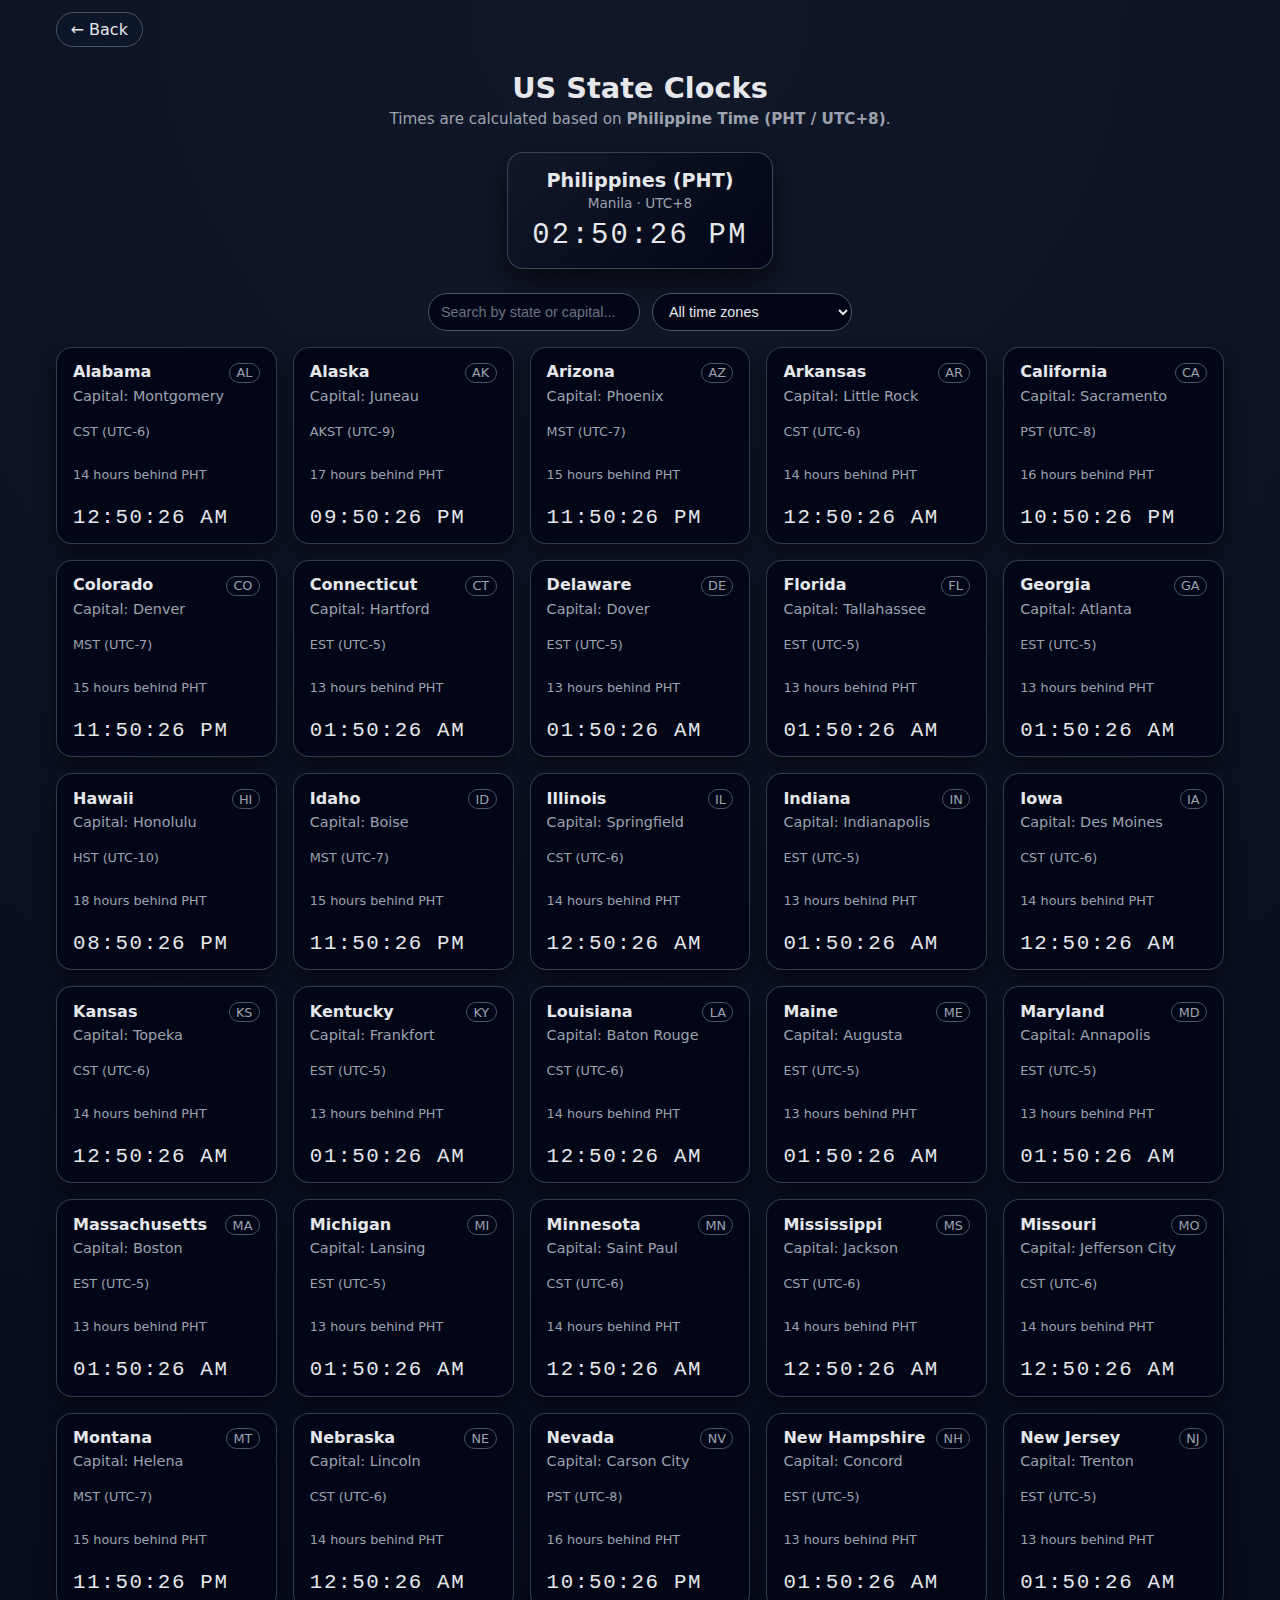
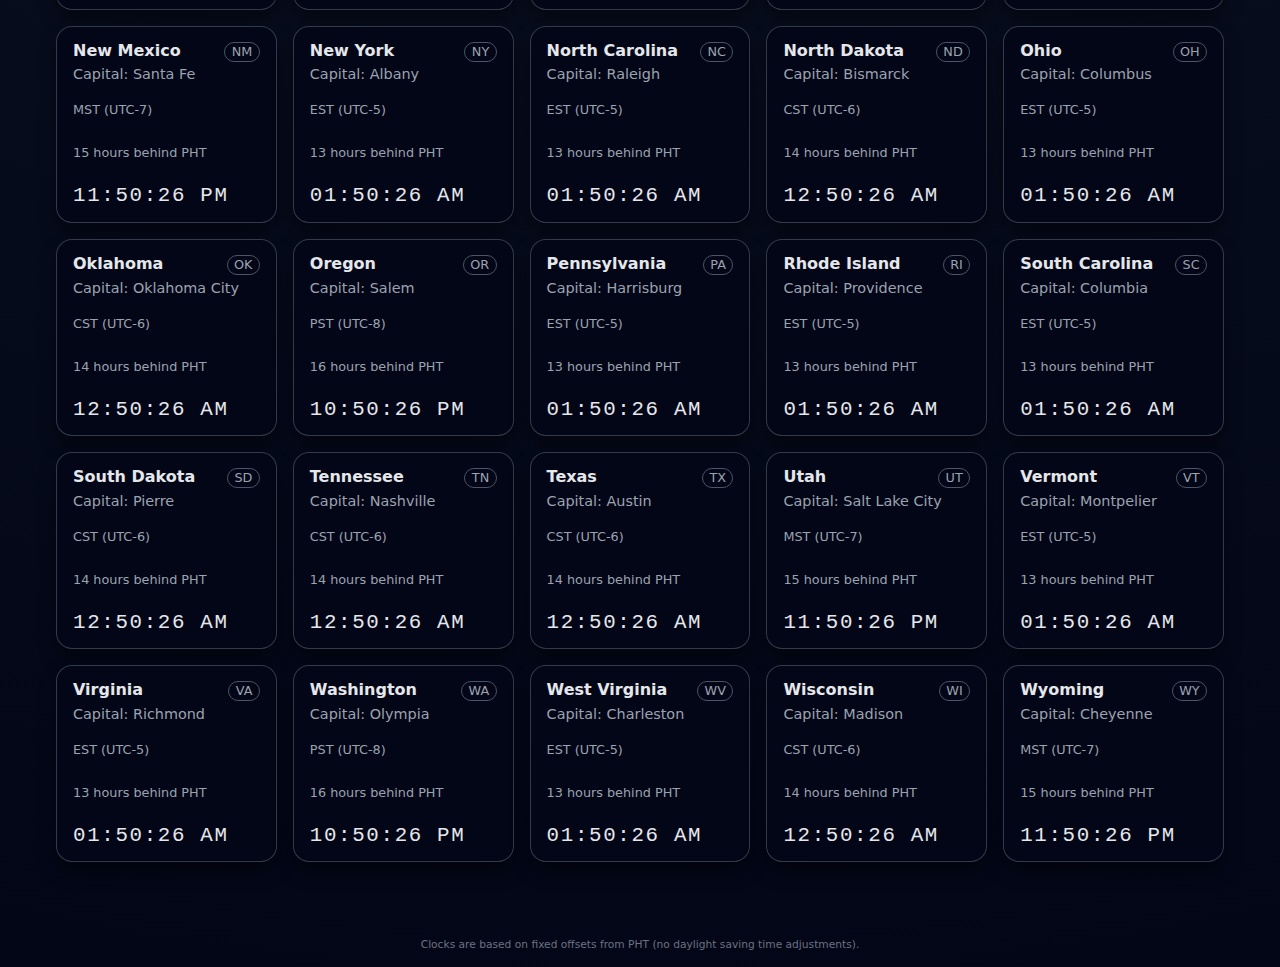
<file: FreecodecampSamples/us_time/index.html>
<!DOCTYPE html>
<html lang="en">
<head>
  <meta charset="UTF-8" />
  <title>US State Clocks Based on Philippine Time</title>
  <meta name="viewport" content="width=device-width, initial-scale=1.0" />
  <link rel="stylesheet" href="styles.css" />
</head>
<body>
  <div class="back-bar">
    <a class="back-btn" href="../../index.html" onclick="if (window.history.length > 1) { history.back(); return false; }">← Back</a>
  </div>
  <header class="app-header">
    <h1>US State Clocks</h1>
    <p>Times are calculated based on <strong>Philippine Time (PHT / UTC+8)</strong>.</p>
  </header>

  <main>
    <section class="pht-section">
      <div class="pht-card">
        <h2>Philippines (PHT)</h2>
        <p class="pht-label">Manila · UTC+8</p>
        <div id="pht-clock" class="pht-time">--:--:--</div>
      </div>
    </section>

    <section class="controls">
      <input
        type="text"
        id="search"
        placeholder="Search by state or capital..."
        autocomplete="off"
      />
      <select id="timeZoneFilter">
        <option value="all">All time zones</option>
        <option value="EST">Eastern (EST)</option>
        <option value="CST">Central (CST)</option>
        <option value="MST">Mountain (MST)</option>
        <option value="PST">Pacific (PST)</option>
        <option value="AKST">Alaska (AKST)</option>
        <option value="HST">Hawaii (HST)</option>
      </select>
    </section>

    <section>
      <div id="clock-grid" class="clock-grid">
        <!-- Cards will be injected by script.js -->
      </div>
    </section>
  </main>

  <footer class="app-footer">
    <small>
      Clocks are based on fixed offsets from PHT (no daylight saving time adjustments).
    </small>
  </footer>

  <script src="script.js"></script>
</body>
</html>
</file>
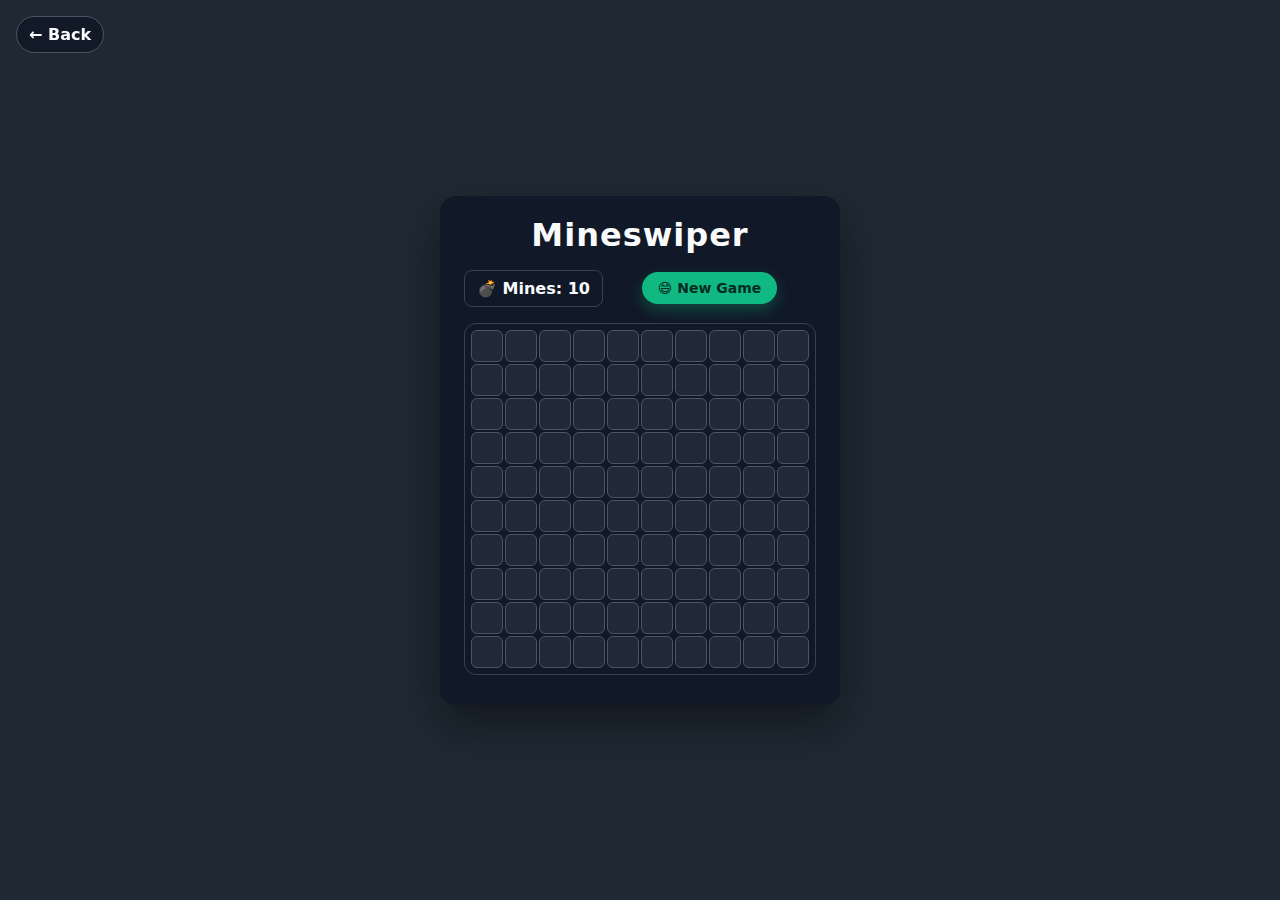
<file: Projects/Mineswiper/index.html>
<!DOCTYPE html>
<html lang="en">
<head>
  <meta charset="UTF-8" />
  <title>Mineswiper</title>
  <link rel="stylesheet" href="style.css" />
</head>
<body>
  <div class="back-bar">
    <a class="back-btn" href="../../index.html" onclick="if (window.history.length > 1) { history.back(); return false; }">← Back</a>
  </div>
  <div class="game-container">
    <h1>Mineswiper</h1>

    <div class="top-panel">
      <div class="counter">
        💣 Mines: <span id="mine-count"></span>
      </div>
      <button id="reset-btn">😄 New Game</button>
      <div class="status" id="status-text"></div>
    </div>

    <div class="board" id="board"></div>
  </div>

  <script src="script.js"></script>
</body>
</html>
</file>
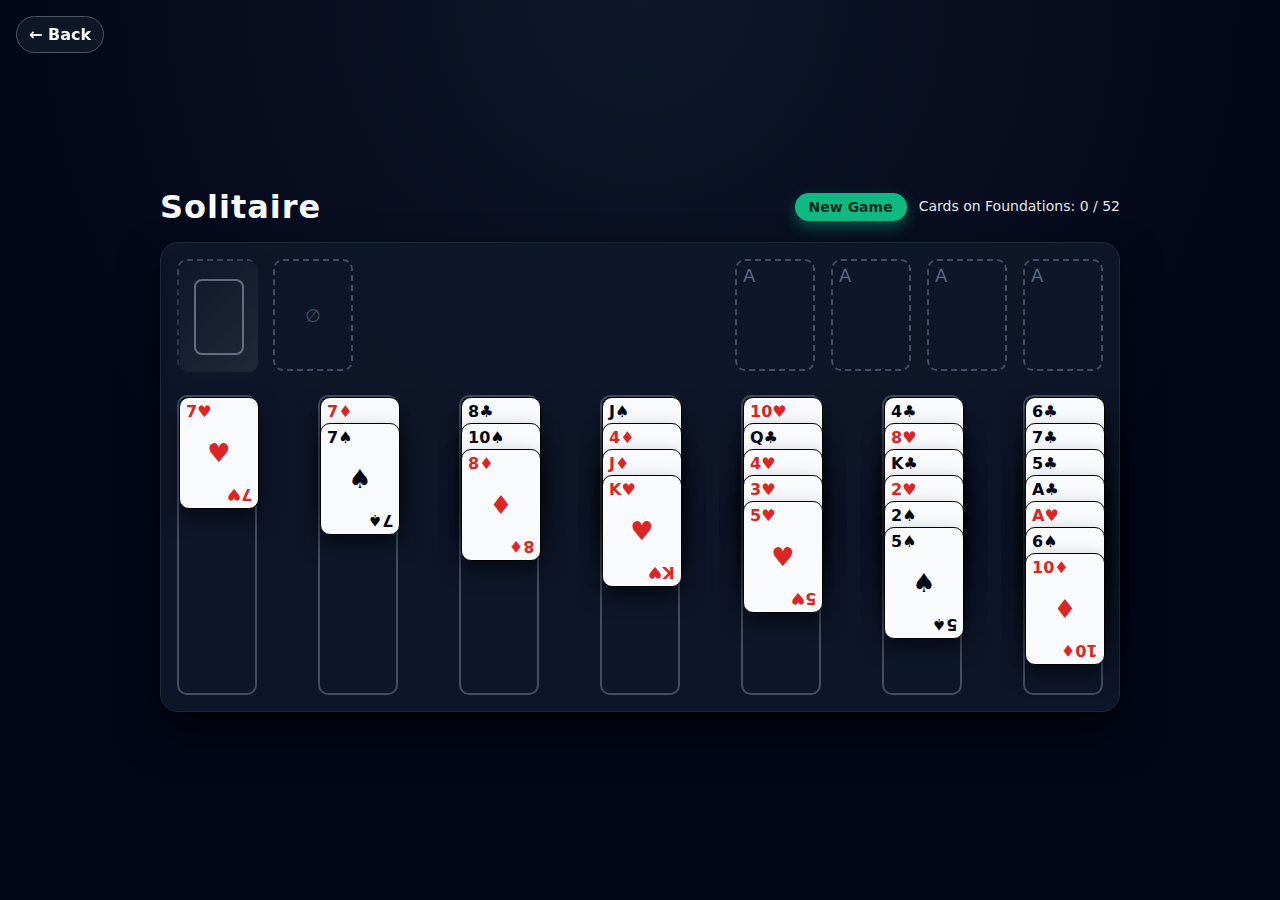
<file: Projects/Solitaire/index.html>
<!DOCTYPE html>
<html lang="en">
<head>
  <meta charset="UTF-8" />
  <title>Solitaire (Klondike)</title>
  <link rel="stylesheet" href="style.css" />
</head>
<body>
  <div class="back-bar">
    <a class="back-btn" href="../../index.html" onclick="if (window.history.length > 1) { history.back(); return false; }">&larr; Back</a>
  </div>
  <div class="game-wrapper">
    <header>
      <h1>Solitaire</h1>
      <div class="controls">
        <button id="new-game-btn">New Game</button>
        <span id="status-text"></span>
      </div>
    </header>

    <main>
      <div class="top-row">
        <div class="pile-group">
          <div id="stock" class="pile stock" title="Stock"></div>
          <div id="waste" class="pile waste" title="Waste"></div>
        </div>

        <div class="pile-group foundations">
          <div class="pile foundation" data-foundation="0" title="Foundation 1"></div>
          <div class="pile foundation" data-foundation="1" title="Foundation 2"></div>
          <div class="pile foundation" data-foundation="2" title="Foundation 3"></div>
          <div class="pile foundation" data-foundation="3" title="Foundation 4"></div>
        </div>
      </div>

      <div class="tableau-row">
        <div class="pile tableau" data-tableau="0"></div>
        <div class="pile tableau" data-tableau="1"></div>
        <div class="pile tableau" data-tableau="2"></div>
        <div class="pile tableau" data-tableau="3"></div>
        <div class="pile tableau" data-tableau="4"></div>
        <div class="pile tableau" data-tableau="5"></div>
        <div class="pile tableau" data-tableau="6"></div>
      </div>
    </main>
  </div>

  <script src="script.js"></script>
</body>
</html>
</file>
<file: FreecodecampSamples/us_time/styles.css>
*,
*::before,
*::after {
  box-sizing: border-box;
}

body {
  margin: 0;
  font-family: system-ui, -apple-system, BlinkMacSystemFont, "Segoe UI",
    sans-serif;
  background: radial-gradient(circle at top, #111827, #020617);
  color: #e5e7eb;
  min-height: 100vh;
  display: flex;
  flex-direction: column;
}

.back-bar {
  padding: 0.75rem 1rem 0;
  max-width: 1200px;
  width: 100%;
  margin: 0 auto;
  display: flex;
  justify-content: flex-start;
}

.back-btn {
  display: inline-flex;
  align-items: center;
  gap: 0.35rem;
  padding: 0.45rem 0.85rem;
  border-radius: 999px;
  color: #e5e7eb;
  text-decoration: none;
  border: 1px solid #4b5563;
  background: rgba(15, 23, 42, 0.8);
  transition: transform 0.12s ease, border-color 0.12s ease,
    background-color 0.12s ease;
}

.back-btn:hover {
  border-color: #6366f1;
  background: rgba(37, 99, 235, 0.15);
}

.back-btn:active { transform: translateY(1px); }

.app-header {
  text-align: center;
  padding: 1.5rem 1rem 0.5rem;
}

.app-header h1 {
  margin: 0;
  font-size: 1.8rem;
}

.app-header p {
  margin: 0.3rem 0 0.5rem;
  color: #9ca3af;
  font-size: 0.95rem;
}

main {
  width: 100%;
  max-width: 1200px;
  margin: 0 auto 2rem;
  padding: 0 1rem 2rem;
  flex: 1;
}

/* PHT card */

.pht-section {
  display: flex;
  justify-content: center;
  margin: 0.5rem 0 1.5rem;
}

.pht-card {
  background: linear-gradient(135deg, #111827, #020617);
  border-radius: 1rem;
  padding: 1rem 1.5rem;
  box-shadow: 0 12px 30px rgba(0, 0, 0, 0.6);
  border: 1px solid rgba(148, 163, 184, 0.35);
  text-align: center;
}

.pht-card h2 {
  margin: 0;
  font-size: 1.2rem;
}

.pht-label {
  margin: 0.2rem 0 0.5rem;
  font-size: 0.85rem;
  color: #9ca3af;
}

.pht-time {
  font-family: "SF Mono", ui-monospace, Menlo, Monaco, Consolas, "Liberation Mono",
    "Courier New", monospace;
  font-size: 1.8rem;
  letter-spacing: 0.08em;
}

/* Controls */

.controls {
  display: flex;
  flex-wrap: wrap;
  gap: 0.75rem;
  margin-bottom: 1rem;
  justify-content: center;
}

.controls input,
.controls select {
  background-color: #020617;
  color: #e5e7eb;
  border: 1px solid #4b5563;
  padding: 0.55rem 0.75rem;
  border-radius: 999px;
  font-size: 0.9rem;
  outline: none;
  min-width: 200px;
}

.controls input::placeholder {
  color: #6b7280;
}

.controls input:focus,
.controls select:focus {
  border-color: #6366f1;
  box-shadow: 0 0 0 1px #6366f1;
}

/* Clock grid */

.clock-grid {
  display: grid;
  grid-template-columns: repeat(auto-fit, minmax(210px, 1fr));
  gap: 1rem;
}

.clock-card {
  background: #020617;
  border-radius: 1rem;
  padding: 0.9rem 1rem;
  border: 1px solid rgba(55, 65, 81, 0.9);
  box-shadow: 0 10px 18px rgba(0, 0, 0, 0.45);
  display: flex;
  flex-direction: column;
  gap: 0.3rem;
  transition: transform 0.15s ease, box-shadow 0.15s ease,
    border-color 0.15s ease;
}

.clock-card:hover {
  transform: translateY(-3px);
  border-color: #6366f1;
  box-shadow: 0 18px 30px rgba(15, 23, 42, 0.9);
}

.clock-header {
  display: flex;
  justify-content: space-between;
  align-items: baseline;
  gap: 0.5rem;
}

.clock-header h2 {
  margin: 0;
  font-size: 1rem;
}

.state-code {
  font-size: 0.8rem;
  padding: 0.1rem 0.4rem;
  border-radius: 999px;
  border: 1px solid #4b5563;
  color: #9ca3af;
}

.capital {
  margin: 0;
  font-size: 0.9rem;
  color: #9ca3af;
}

.meta {
  display: flex;
  flex-direction: column;
  gap: 0.15rem;
  margin-top: 0.15rem;
}

.timezone,
.diff {
  font-size: 0.8rem;
  color: #9ca3af;
}

.time-display {
  margin-top: 0.4rem;
  font-family: "SF Mono", ui-monospace, Menlo, Monaco, Consolas, "Liberation Mono",
    "Courier New", monospace;
  font-size: 1.3rem;
  letter-spacing: 0.08em;
}

.app-footer {
  text-align: center;
  padding: 0.6rem 1rem 1rem;
  color: #6b7280;
  font-size: 0.8rem;
}
</file>
<file: Projects/Mineswiper/style.css>
* {
  box-sizing: border-box;
  margin: 0;
  padding: 0;
  font-family: system-ui, -apple-system, BlinkMacSystemFont, "Segoe UI", sans-serif;
}

body {
  background: #1f2933;
  color: #f9fafb;
  display: flex;
  align-items: center;
  justify-content: center;
  min-height: 100vh;
  padding: 24px 16px;
}

.back-bar {
  position: fixed;
  top: 16px;
  left: 16px;
}

.back-btn {
  display: inline-flex;
  align-items: center;
  gap: 6px;
  padding: 8px 12px;
  border-radius: 999px;
  border: 1px solid #4b5563;
  background: rgba(17, 24, 39, 0.9);
  color: #f9fafb;
  text-decoration: none;
  font-weight: 600;
  transition: transform 0.12s ease, background 0.12s ease, border-color 0.12s ease;
}

.back-btn:hover {
  background: rgba(59, 130, 246, 0.15);
  border-color: #60a5fa;
}

.back-btn:active {
  transform: translateY(1px);
}

.game-container {
  background: #111827;
  padding: 20px 24px 30px;
  border-radius: 16px;
  box-shadow: 0 20px 40px rgba(0, 0, 0, 0.4);
  text-align: center;
}

h1 {
  margin-bottom: 16px;
  letter-spacing: 1px;
}

.top-panel {
  display: flex;
  align-items: center;
  justify-content: space-between;
  margin-bottom: 16px;
  gap: 10px;
}

.counter {
  background: #111827;
  padding: 8px 12px;
  border-radius: 8px;
  border: 1px solid #374151;
  font-weight: 600;
}

#reset-btn {
  padding: 8px 16px;
  border-radius: 999px;
  border: none;
  cursor: pointer;
  font-size: 14px;
  font-weight: 600;
  background: #10b981;
  color: #022c22;
  box-shadow: 0 6px 15px rgba(16, 185, 129, 0.3);
  transition: transform 0.1s ease, box-shadow 0.1s ease, background 0.1s ease;
}

#reset-btn:hover {
  transform: translateY(-1px);
  box-shadow: 0 10px 18px rgba(16, 185, 129, 0.45);
  background: #34d399;
}

#reset-btn:active {
  transform: translateY(0);
  box-shadow: 0 4px 10px rgba(16, 185, 129, 0.4);
}

.status {
  min-height: 24px;
  font-size: 14px;
  font-weight: 500;
}

/* Board */

.board {
  display: grid;
  grid-template-columns: repeat(10, 32px); /* 10x10 grid */
  grid-template-rows: repeat(10, 32px);
  gap: 2px;
  background: #111827;
  padding: 6px;
  border-radius: 12px;
  border: 1px solid #374151;
  margin-top: 4px;
}

.cell {
  width: 32px;
  height: 32px;
  border-radius: 6px;
  border: 1px solid #4b5563;
  background: #1f2937;
  cursor: pointer;
  font-size: 16px;
  font-weight: 700;
  display: flex;
  align-items: center;
  justify-content: center;
  user-select: none;
  transition: background 0.1s ease, transform 0.05s ease;
}

.cell:hover {
  background: #374151;
}

.cell:active {
  transform: scale(0.97);
}

.cell.revealed {
  background: #111827;
  border-color: #4b5563;
  cursor: default;
}

.cell.mine {
  background: #b91c1c;
  color: #fee2e2;
}

.cell.mine.hit {
  background: #dc2626;
}

.cell.flagged {
  background: #1e293b;
}

/* Colors for numbers */

.cell.num-1 { color: #60a5fa; }
.cell.num-2 { color: #34d399; }
.cell.num-3 { color: #fb923c; }
.cell.num-4 { color: #f97373; }
.cell.num-5 { color: #ec4899; }
.cell.num-6 { color: #22c55e; }
.cell.num-7 { color: #facc15; }
.cell.num-8 { color: #9ca3af; }
</file>
<file: Projects/Solitaire/style.css>
* {
  box-sizing: border-box;
  margin: 0;
  padding: 0;
  font-family: system-ui, -apple-system, BlinkMacSystemFont, "Segoe UI", sans-serif;
}

body {
  background: radial-gradient(circle at top, #0f172a 0, #020617 60%);
  color: #f9fafb;
  min-height: 100vh;
  display: flex;
  align-items: center;
  justify-content: center;
  padding: 28px 16px;
}

.back-bar {
  position: fixed;
  top: 16px;
  left: 16px;
  z-index: 10;
}

.back-btn {
  display: inline-flex;
  align-items: center;
  gap: 6px;
  padding: 8px 12px;
  border-radius: 999px;
  border: 1px solid #4b5563;
  background: rgba(17, 24, 39, 0.9);
  color: #f9fafb;
  text-decoration: none;
  font-weight: 600;
  transition: transform 0.12s ease, background 0.12s ease, border-color 0.12s ease;
}

.back-btn:hover {
  background: rgba(59, 130, 246, 0.15);
  border-color: #60a5fa;
}

.back-btn:active {
  transform: translateY(1px);
}

.game-wrapper {
  width: 1000px;
  max-width: 100%;
  padding: 20px;
}

header {
  display: flex;
  align-items: center;
  justify-content: space-between;
  margin-bottom: 16px;
}

h1 {
  letter-spacing: 1px;
}

.controls {
  display: flex;
  align-items: center;
  gap: 12px;
}

#new-game-btn {
  padding: 6px 14px;
  border-radius: 999px;
  border: none;
  cursor: pointer;
  background: #10b981;
  color: #022c22;
  font-weight: 600;
  font-size: 14px;
  box-shadow: 0 6px 14px rgba(16, 185, 129, 0.4);
  transition: transform 0.08s, box-shadow 0.08s, background 0.08s;
}

#new-game-btn:hover {
  transform: translateY(-1px);
  background: #34d399;
  box-shadow: 0 10px 18px rgba(16, 185, 129, 0.5);
}

#new-game-btn:active {
  transform: translateY(0);
  box-shadow: 0 4px 10px rgba(16, 185, 129, 0.4);
}

#status-text {
  font-size: 14px;
  min-height: 18px;
  color: #e5e7eb;
}

main {
  background: rgba(15, 23, 42, 0.9);
  border-radius: 18px;
  padding: 16px;
  box-shadow: 0 20px 40px rgba(0, 0, 0, 0.6);
  border: 1px solid #1f2937;
}

/* Layout rows */

.top-row {
  display: flex;
  justify-content: space-between;
  margin-bottom: 24px;
}

.pile-group {
  display: flex;
  gap: 16px;
}

.foundations {
  margin-left: auto;
}

.tableau-row {
  display: flex;
  justify-content: space-between;
}

/* Piles */

.pile {
  width: 80px;
  height: 112px;
  border-radius: 10px;
  border: 2px dashed rgba(148, 163, 184, 0.4);
  position: relative;
  background: rgba(15, 23, 42, 0.8);
  box-shadow: inset 0 0 0 1px rgba(15, 23, 42, 0.9);
}

.pile.stock {
  cursor: pointer;
}

.pile.stock.empty::before {
  content: "↻";
  color: #9ca3af;
  font-size: 24px;
  position: absolute;
  inset: 0;
  display: flex;
  align-items: center;
  justify-content: center;
}

.pile.foundation::before {
  content: "A";
  color: rgba(148, 163, 184, 0.6);
  font-size: 18px;
  position: absolute;
  top: 4px;
  left: 6px;
}

.pile.tableau {
  height: 300px;
  border-style: solid;
}

/* Cards */

.card {
  position: absolute;
  width: 80px;
  height: 112px;
  border-radius: 10px;
  border: 1px solid #000;
  background: #f9fafb;
  box-shadow: 0 10px 20px rgba(0, 0, 0, 0.5);
  padding: 4px 6px;
  display: flex;
  flex-direction: column;
  justify-content: space-between;
  cursor: pointer;
  transition: transform 0.08s, box-shadow 0.08s;
}

.card:hover {
  transform: translateY(-3px);
  box-shadow: 0 16px 24px rgba(0, 0, 0, 0.6);
}

.card.dragging {
  opacity: 0.9;
  transform: translateY(-4px) scale(1.02);
  box-shadow: 0 20px 30px rgba(0, 0, 0, 0.65);
}

.card.face-down {
  background: linear-gradient(135deg, #0f172a, #1f2937);
  border-color: #0f172a;
  box-shadow: 0 10px 20px rgba(15, 23, 42, 0.9);
  display: flex;
  align-items: center;
  justify-content: center;
}

.card.face-down::before {
  content: "";
  width: 70%;
  height: 70%;
  border-radius: 8px;
  border: 2px solid rgba(148, 163, 184, 0.6);
}

.card-value-top,
.card-value-bottom {
  font-size: 16px;
  font-weight: 700;
}

.card-value-top {
  align-self: flex-start;
}

.card-value-bottom {
  align-self: flex-end;
  transform: rotate(180deg);
}

.card-suit-center {
  text-align: center;
  font-size: 26px;
}

.card.red {
  color: #dc2626;
}

.card.black {
  color: #020617;
}

.card.selected {
  outline: 3px solid #fbbf24;
  outline-offset: -2px;
}

/* Stacking offsets */

.pile.tableau .card {
  /* vertical stacking controlled via JS: top style */
}

.pile.waste .card {
  /* only top card visible; others slightly offset */
}

/* Helpers for empty hints */

.pile.tableau.empty::before {
  content: "K";
  color: rgba(148, 163, 184, 0.4);
  font-size: 18px;
  position: absolute;
  top: 4px;
  left: 6px;
}

.pile.waste.empty::before {
  content: "∅";
  color: rgba(148, 163, 184, 0.4);
  font-size: 18px;
  position: absolute;
  inset: 0;
  display: flex;
  align-items: center;
  justify-content: center;
}
</file>
